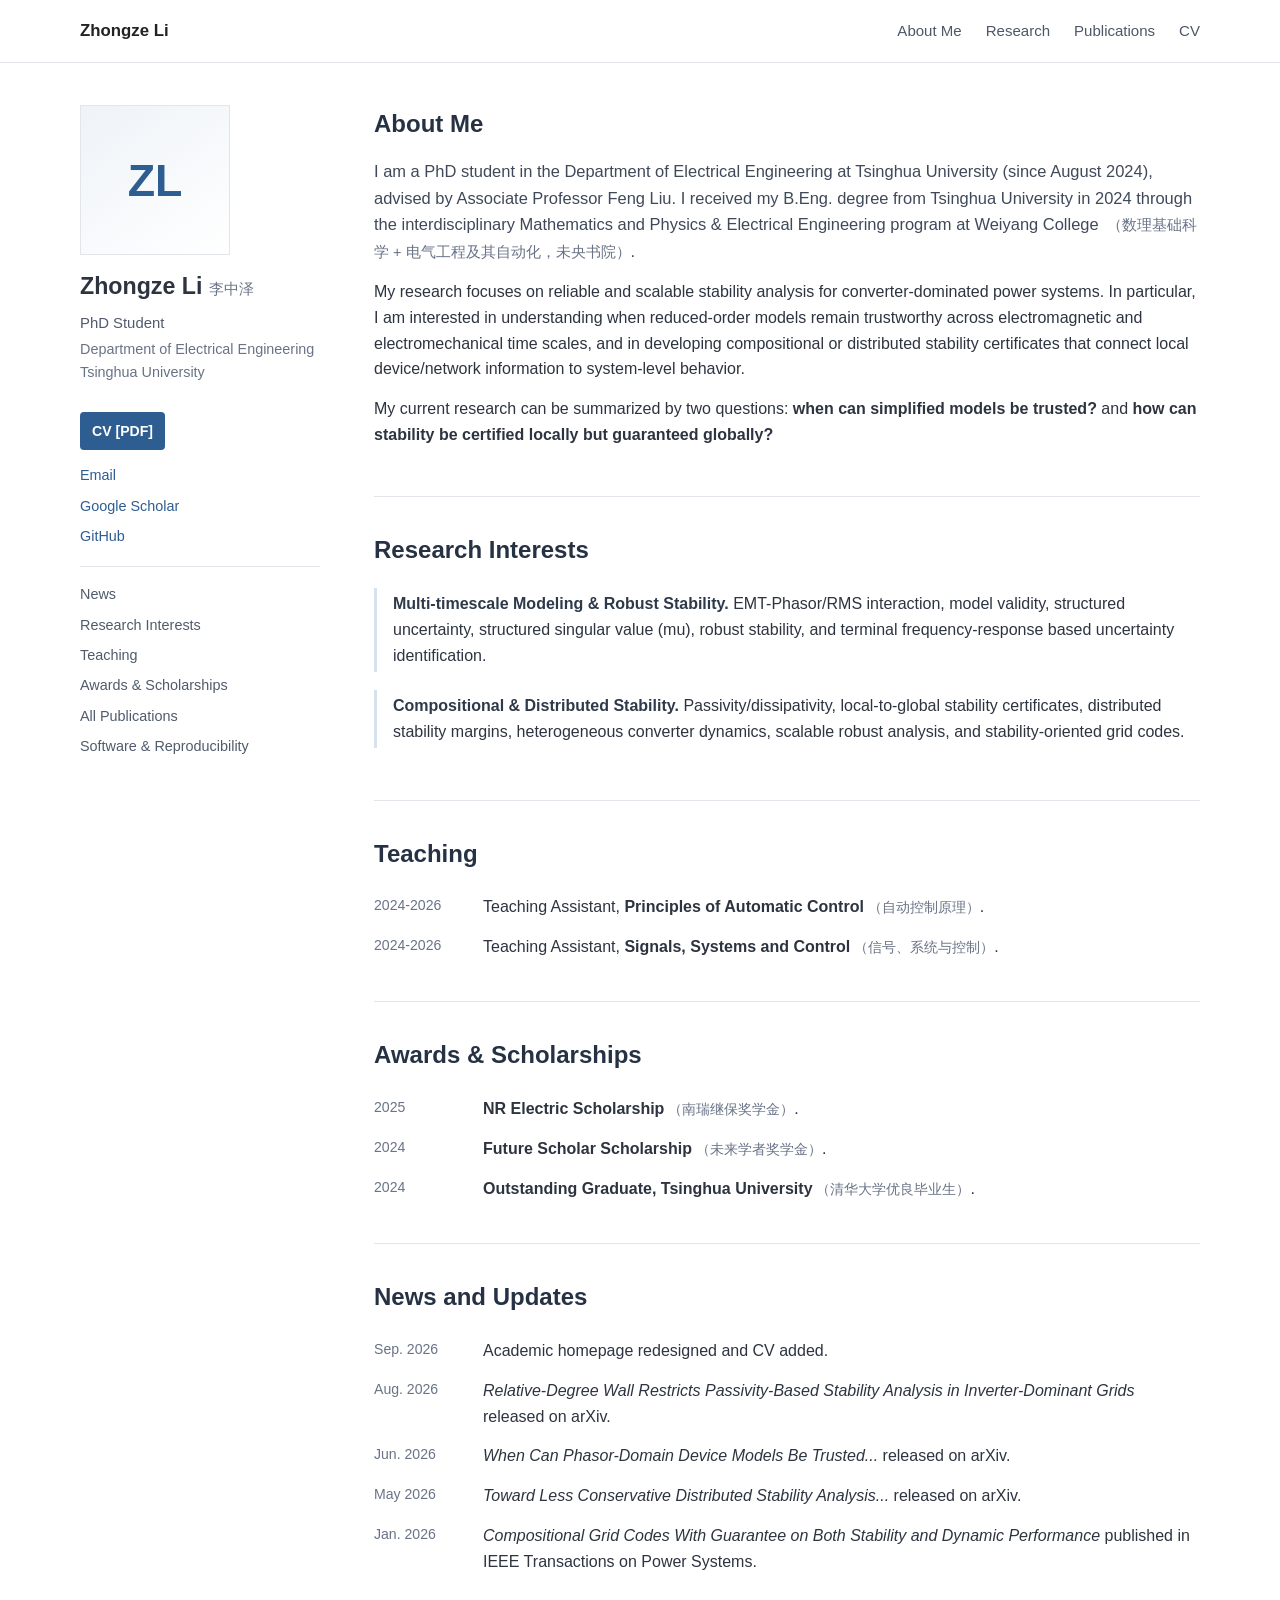
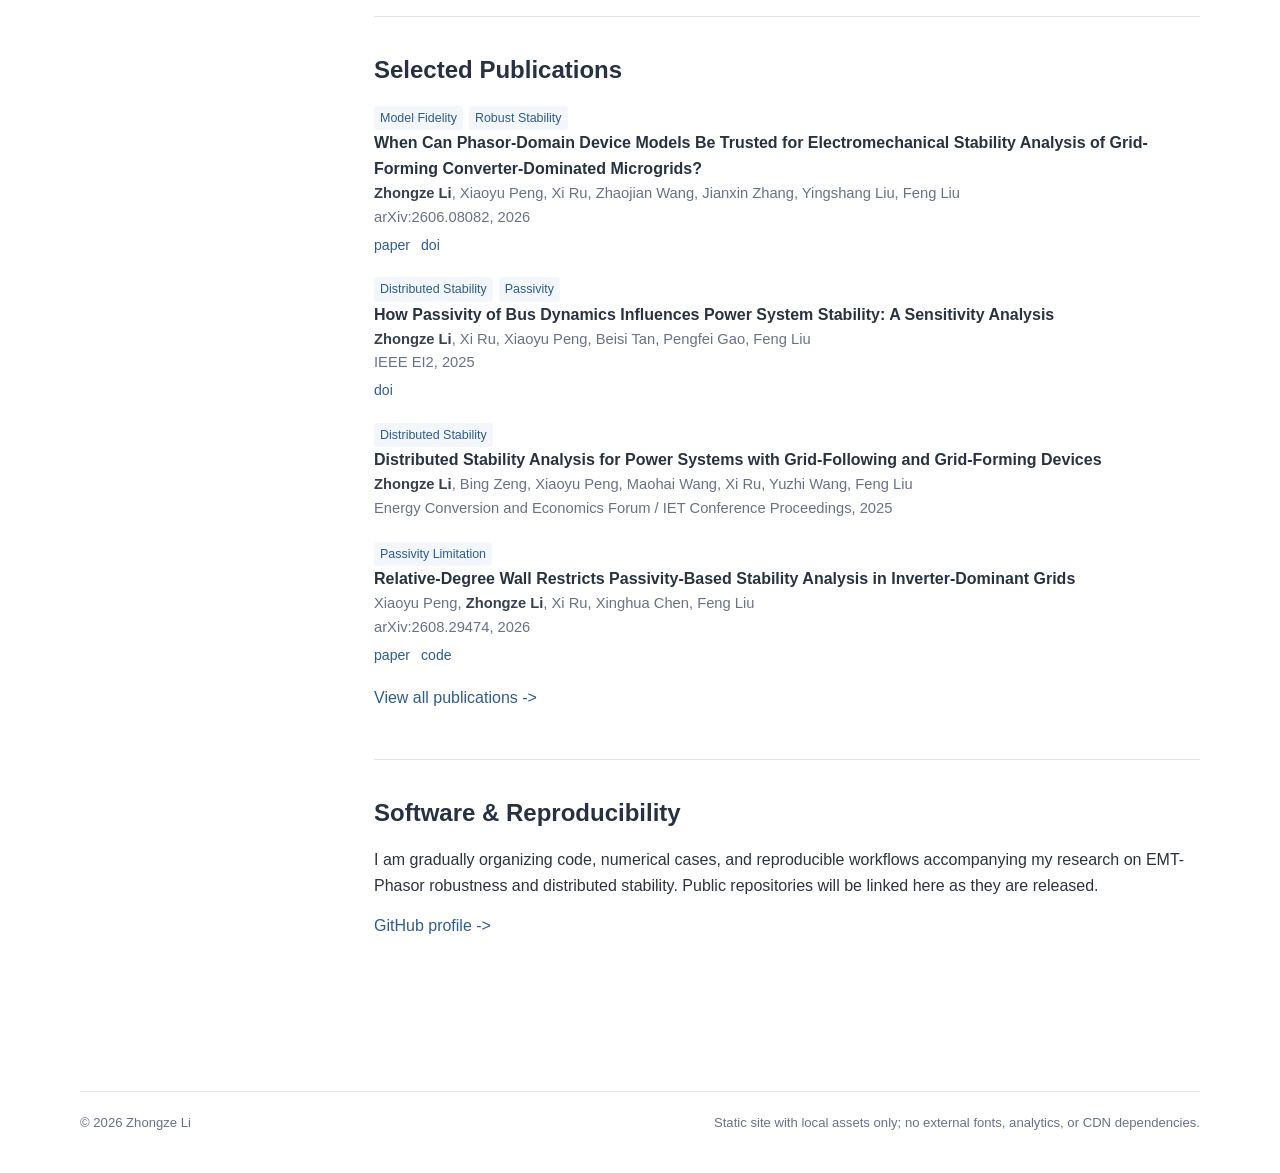
<file: index.html>
<!doctype html>
<html lang="en"><head><meta charset="utf-8"><meta name="viewport" content="width=device-width,initial-scale=1"><meta name="description" content="Zhongze Li - PhD student at Tsinghua University. Research on multi-timescale modeling, robust stability, and compositional/distributed stability of converter-dominated power systems."><meta name="author" content="Zhongze Li"><title>Zhongze Li | Academic Homepage</title><link rel="stylesheet" href="/assets/css/main.css"></head>
<body>
<header class="topbar"><nav class="nav"><a class="site-title" href="/">Zhongze Li</a><div class="nav-links"><a href="/">About Me</a><a href="/#research">Research</a><a href="/publications.html">Publications</a><a href="/files/CV_Zhongze_Li.pdf">CV</a></div></nav></header>
<main class="shell">
<aside class="sidebar">
  <div class="avatar" aria-label="Profile photo placeholder">ZL</div>
  <h1>Zhongze Li <span class="zh-name">李中泽</span></h1>
  <p class="role">PhD Student</p><p class="affil">Department of Electrical Engineering<br>Tsinghua University</p>
  <a class="cv-button" href="/files/CV_Zhongze_Li.pdf">CV [PDF]</a>
  <div class="meta-links"><a href="mailto:lizz24@mails.tsinghua.edu.cn">Email</a><a href="https://scholar.google.com/citations?user=HKIw3YUAAAAJ&hl=en">Google Scholar</a><a href="https://github.com/lizzz766">GitHub</a></div>
  <div class="mini-nav"><a href="/#news">News</a><a href="/#research">Research Interests</a><a href="/#teaching">Teaching</a><a href="/#awards">Awards & Scholarships</a><a href="/publications.html">All Publications</a><a href="/#software">Software & Reproducibility</a></div>
</aside>
<article class="content">
<section class="section"><h2>About Me</h2>
<p class="lead">I am a PhD student in the Department of Electrical Engineering at Tsinghua University (since August 2024), advised by Associate Professor Feng Liu. I received my B.Eng. degree from Tsinghua University in 2024 through the interdisciplinary Mathematics and Physics &amp; Electrical Engineering program at Weiyang College <span class="cn-note">（数理基础科学 + 电气工程及其自动化，未央书院）</span>.</p>
<p>My research focuses on reliable and scalable stability analysis for converter-dominated power systems. In particular, I am interested in understanding when reduced-order models remain trustworthy across electromagnetic and electromechanical time scales, and in developing compositional or distributed stability certificates that connect local device/network information to system-level behavior.</p>
<p>My current research can be summarized by two questions: <strong>when can simplified models be trusted?</strong> and <strong>how can stability be certified locally but guaranteed globally?</strong></p>
</section>
<section class="section" id="research"><h2>Research Interests</h2>
<div class="research-block"><strong>Multi-timescale Modeling & Robust Stability.</strong> EMT-Phasor/RMS interaction, model validity, structured uncertainty, structured singular value (mu), robust stability, and terminal frequency-response based uncertainty identification.</div>
<div class="research-block"><strong>Compositional & Distributed Stability.</strong> Passivity/dissipativity, local-to-global stability certificates, distributed stability margins, heterogeneous converter dynamics, scalable robust analysis, and stability-oriented grid codes.</div>
</section>

<section class="section" id="teaching"><h2>Teaching</h2>
<ul class="news-list">
<li><time>2024-2026</time><span>Teaching Assistant, <strong>Principles of Automatic Control</strong><span class="cn-note">（自动控制原理）</span>.</span></li>
<li><time>2024-2026</time><span>Teaching Assistant, <strong>Signals, Systems and Control</strong><span class="cn-note">（信号、系统与控制）</span>.</span></li>
</ul></section>
<section class="section" id="awards"><h2>Awards & Scholarships</h2>
<ul class="news-list">
<li><time>2025</time><span><strong>NR Electric Scholarship</strong><span class="cn-note">（南瑞继保奖学金）</span>.</span></li>
<li><time>2024</time><span><strong>Future Scholar Scholarship</strong><span class="cn-note">（未来学者奖学金）</span>.</span></li>
<li><time>2024</time><span><strong>Outstanding Graduate, Tsinghua University</strong><span class="cn-note">（清华大学优良毕业生）</span>.</span></li>
</ul></section>
<section class="section" id="news"><h2>News and Updates</h2><ul class="news-list">
<li><time>Sep. 2026</time><span>Academic homepage redesigned and CV added.</span></li>
<li><time>Aug. 2026</time><span><em>Relative-Degree Wall Restricts Passivity-Based Stability Analysis in Inverter-Dominant Grids</em> released on arXiv.</span></li>
<li><time>Jun. 2026</time><span><em>When Can Phasor-Domain Device Models Be Trusted...</em> released on arXiv.</span></li>
<li><time>May 2026</time><span><em>Toward Less Conservative Distributed Stability Analysis...</em> released on arXiv.</span></li>
<li><time>Jan. 2026</time><span><em>Compositional Grid Codes With Guarantee on Both Stability and Dynamic Performance</em> published in IEEE Transactions on Power Systems.</span></li>
</ul></section>
<section class="section"><h2>Selected Publications</h2><ul class="pub-list">
<li class="pub-item"><div><span class="topic">Model Fidelity</span><span class="topic">Robust Stability</span></div><div class="pub-title">When Can Phasor-Domain Device Models Be Trusted for Electromechanical Stability Analysis of Grid-Forming Converter-Dominated Microgrids?</div><div class="authors"><strong>Zhongze Li</strong>, Xiaoyu Peng, Xi Ru, Zhaojian Wang, Jianxin Zhang, Yingshang Liu, Feng Liu</div><div class="venue">arXiv:2606.08082, 2026</div><div class="pub-links"><a href="https://arxiv.org/abs/2606.08082">paper</a><a href="https://doi.org/10.48550/arXiv.2606.08082">doi</a></div></li>
<li class="pub-item"><div><span class="topic">Distributed Stability</span><span class="topic">Passivity</span></div><div class="pub-title">How Passivity of Bus Dynamics Influences Power System Stability: A Sensitivity Analysis</div><div class="authors"><strong>Zhongze Li</strong>, Xi Ru, Xiaoyu Peng, Beisi Tan, Pengfei Gao, Feng Liu</div><div class="venue">IEEE EI2, 2025</div><div class="pub-links"><a href="https://doi.org/10.1109/EI268505.2025.11425330">doi</a></div></li>
<li class="pub-item"><div><span class="topic">Distributed Stability</span></div><div class="pub-title">Distributed Stability Analysis for Power Systems with Grid-Following and Grid-Forming Devices</div><div class="authors"><strong>Zhongze Li</strong>, Bing Zeng, Xiaoyu Peng, Maohai Wang, Xi Ru, Yuzhi Wang, Feng Liu</div><div class="venue">Energy Conversion and Economics Forum / IET Conference Proceedings, 2025</div></li>
<li class="pub-item"><div><span class="topic">Passivity Limitation</span></div><div class="pub-title">Relative-Degree Wall Restricts Passivity-Based Stability Analysis in Inverter-Dominant Grids</div><div class="authors">Xiaoyu Peng, <strong>Zhongze Li</strong>, Xi Ru, Xinghua Chen, Feng Liu</div><div class="venue">arXiv:2608.29474, 2026</div><div class="pub-links"><a href="https://arxiv.org/abs/2608.29474">paper</a><a href="https://github.com/lingo01/Passivity_Limitation">code</a></div></li>
</ul><p><a href="/publications.html">View all publications -></a></p></section>
<section class="section" id="software"><h2>Software & Reproducibility</h2><p>I am gradually organizing code, numerical cases, and reproducible workflows accompanying my research on EMT-Phasor robustness and distributed stability. Public repositories will be linked here as they are released.</p><p><a href="https://github.com/lizzz766">GitHub profile -></a></p></section>
</article></main>
<footer class="footer"><span>© 2026 Zhongze Li</span><span>Static site with local assets only; no external fonts, analytics, or CDN dependencies.</span></footer>
</body></html>
</file>
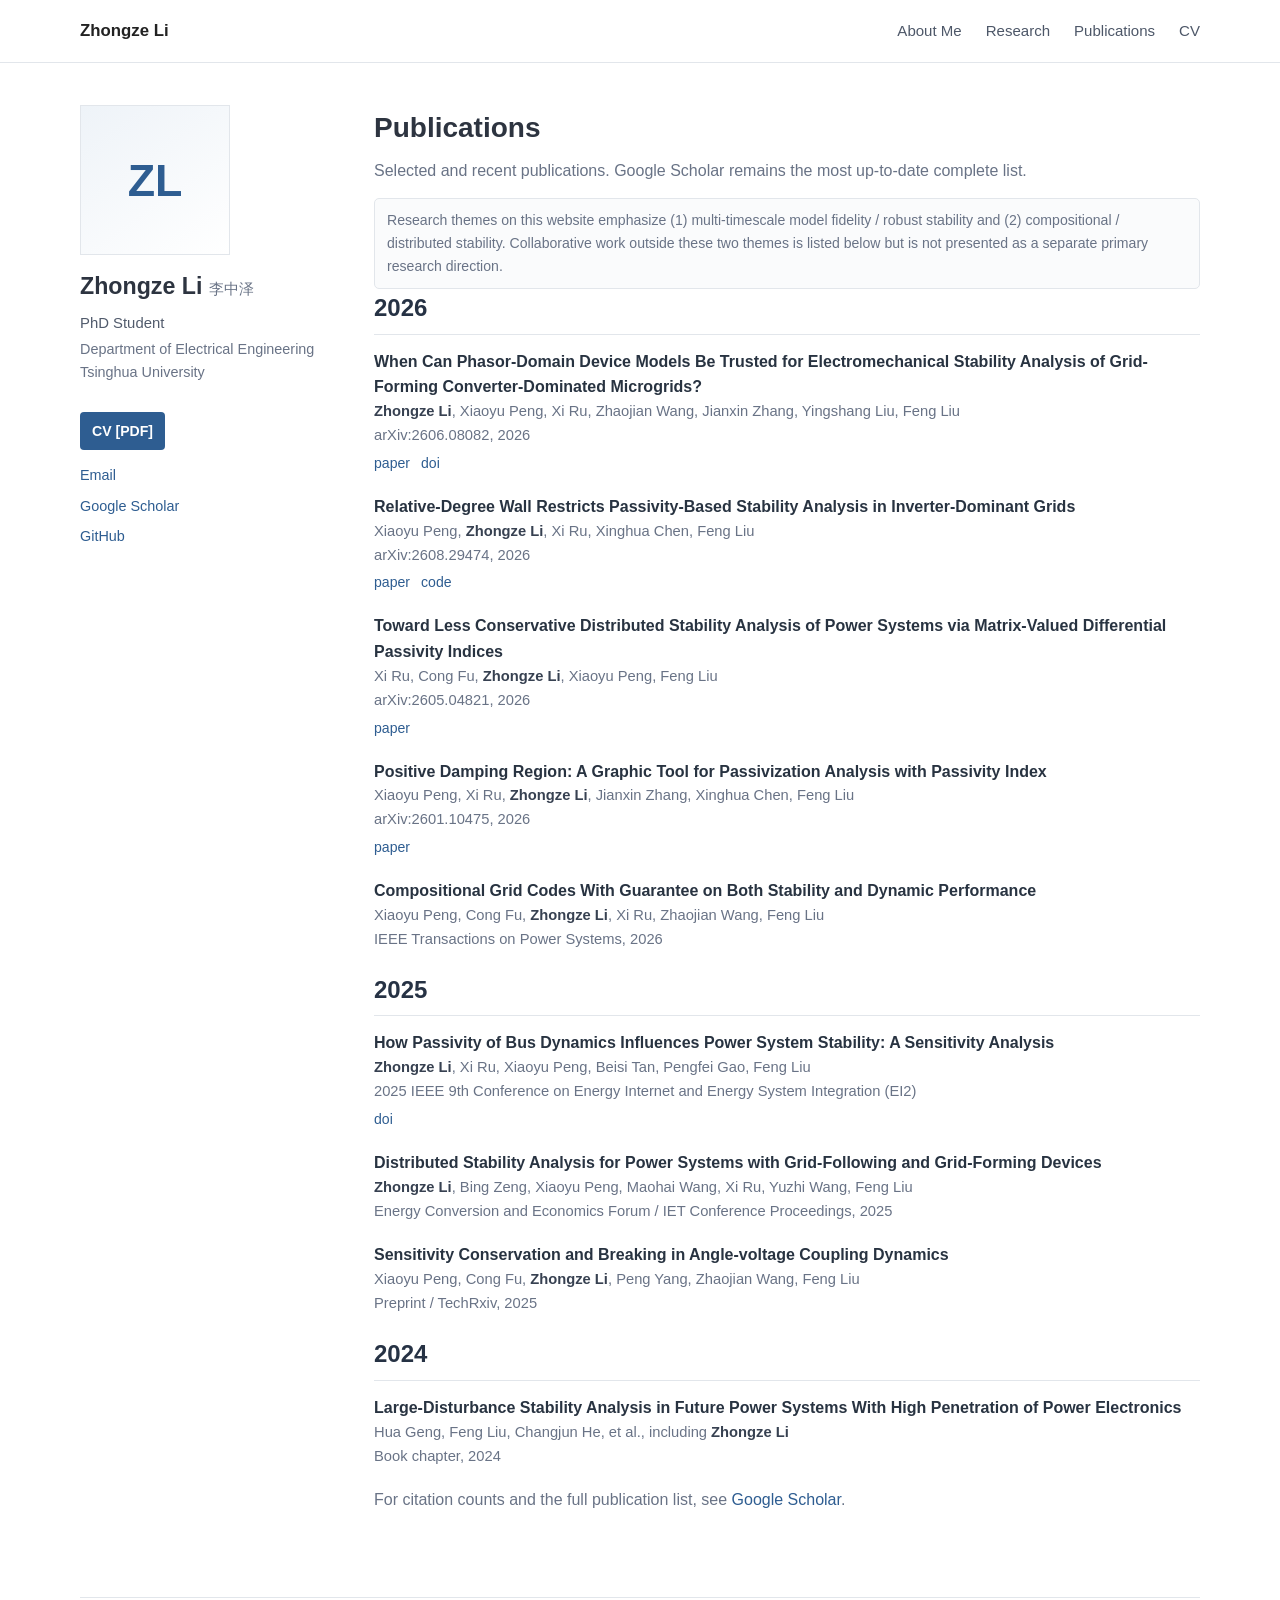
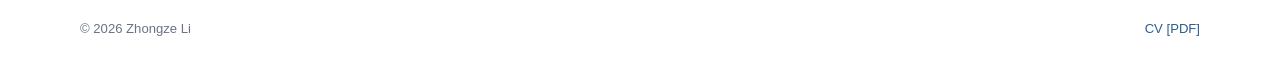
<file: publications.html>
<!doctype html><html lang="en"><head><meta charset="utf-8"><meta name="viewport" content="width=device-width,initial-scale=1"><meta name="description" content="Publications of Zhongze Li, Tsinghua University."><title>Publications | Zhongze Li</title><link rel="stylesheet" href="/assets/css/main.css"></head><body>
<header class="topbar"><nav class="nav"><a class="site-title" href="/">Zhongze Li</a><div class="nav-links"><a href="/">About Me</a><a href="/#research">Research</a><a href="/publications.html">Publications</a><a href="/files/CV_Zhongze_Li.pdf">CV</a></div></nav></header>
<main class="shell"><aside class="sidebar"><div class="avatar">ZL</div><h1>Zhongze Li <span class="zh-name">李中泽</span></h1><p class="role">PhD Student</p><p class="affil">Department of Electrical Engineering<br>Tsinghua University</p><a class="cv-button" href="/files/CV_Zhongze_Li.pdf">CV [PDF]</a><div class="meta-links"><a href="mailto:lizz24@mails.tsinghua.edu.cn">Email</a><a href="https://scholar.google.com/citations?user=HKIw3YUAAAAJ&hl=en">Google Scholar</a><a href="https://github.com/lizzz766">GitHub</a></div></aside>
<article class="content"><h1 class="page-title">Publications</h1><p class="page-intro">Selected and recent publications. Google Scholar remains the most up-to-date complete list.</p>
<div class="notice">Research themes on this website emphasize (1) multi-timescale model fidelity / robust stability and (2) compositional / distributed stability. Collaborative work outside these two themes is listed below but is not presented as a separate primary research direction.</div>
<h2 class="year">2026</h2><ul class="pub-list">
<li class="pub-item"><div class="pub-title">When Can Phasor-Domain Device Models Be Trusted for Electromechanical Stability Analysis of Grid-Forming Converter-Dominated Microgrids?</div><div class="authors"><strong>Zhongze Li</strong>, Xiaoyu Peng, Xi Ru, Zhaojian Wang, Jianxin Zhang, Yingshang Liu, Feng Liu</div><div class="venue">arXiv:2606.08082, 2026</div><div class="pub-links"><a href="https://arxiv.org/abs/2606.08082">paper</a><a href="https://doi.org/10.48550/arXiv.2606.08082">doi</a></div></li>
<li class="pub-item"><div class="pub-title">Relative-Degree Wall Restricts Passivity-Based Stability Analysis in Inverter-Dominant Grids</div><div class="authors">Xiaoyu Peng, <strong>Zhongze Li</strong>, Xi Ru, Xinghua Chen, Feng Liu</div><div class="venue">arXiv:2608.29474, 2026</div><div class="pub-links"><a href="https://arxiv.org/abs/2608.29474">paper</a><a href="https://github.com/lingo01/Passivity_Limitation">code</a></div></li>
<li class="pub-item"><div class="pub-title">Toward Less Conservative Distributed Stability Analysis of Power Systems via Matrix-Valued Differential Passivity Indices</div><div class="authors">Xi Ru, Cong Fu, <strong>Zhongze Li</strong>, Xiaoyu Peng, Feng Liu</div><div class="venue">arXiv:2605.04821, 2026</div><div class="pub-links"><a href="https://arxiv.org/abs/2605.04821">paper</a></div></li>
<li class="pub-item"><div class="pub-title">Positive Damping Region: A Graphic Tool for Passivization Analysis with Passivity Index</div><div class="authors">Xiaoyu Peng, Xi Ru, <strong>Zhongze Li</strong>, Jianxin Zhang, Xinghua Chen, Feng Liu</div><div class="venue">arXiv:2601.10475, 2026</div><div class="pub-links"><a href="https://arxiv.org/abs/2601.10475">paper</a></div></li>
<li class="pub-item"><div class="pub-title">Compositional Grid Codes With Guarantee on Both Stability and Dynamic Performance</div><div class="authors">Xiaoyu Peng, Cong Fu, <strong>Zhongze Li</strong>, Xi Ru, Zhaojian Wang, Feng Liu</div><div class="venue">IEEE Transactions on Power Systems, 2026</div></li>
</ul>
<h2 class="year">2025</h2><ul class="pub-list">
<li class="pub-item"><div class="pub-title">How Passivity of Bus Dynamics Influences Power System Stability: A Sensitivity Analysis</div><div class="authors"><strong>Zhongze Li</strong>, Xi Ru, Xiaoyu Peng, Beisi Tan, Pengfei Gao, Feng Liu</div><div class="venue">2025 IEEE 9th Conference on Energy Internet and Energy System Integration (EI2)</div><div class="pub-links"><a href="https://doi.org/10.1109/EI268505.2025.11425330">doi</a></div></li>
<li class="pub-item"><div class="pub-title">Distributed Stability Analysis for Power Systems with Grid-Following and Grid-Forming Devices</div><div class="authors"><strong>Zhongze Li</strong>, Bing Zeng, Xiaoyu Peng, Maohai Wang, Xi Ru, Yuzhi Wang, Feng Liu</div><div class="venue">Energy Conversion and Economics Forum / IET Conference Proceedings, 2025</div></li>
<li class="pub-item"><div class="pub-title">Sensitivity Conservation and Breaking in Angle-voltage Coupling Dynamics</div><div class="authors">Xiaoyu Peng, Cong Fu, <strong>Zhongze Li</strong>, Peng Yang, Zhaojian Wang, Feng Liu</div><div class="venue">Preprint / TechRxiv, 2025</div></li>
</ul>
<h2 class="year">2024</h2><ul class="pub-list"><li class="pub-item"><div class="pub-title">Large-Disturbance Stability Analysis in Future Power Systems With High Penetration of Power Electronics</div><div class="authors">Hua Geng, Feng Liu, Changjun He, et al., including <strong>Zhongze Li</strong></div><div class="venue">Book chapter, 2024</div></li></ul>
<p class="page-intro">For citation counts and the full publication list, see <a href="https://scholar.google.com/citations?user=HKIw3YUAAAAJ&hl=en">Google Scholar</a>.</p>
</article></main><footer class="footer"><span>© 2026 Zhongze Li</span><span><a href="/files/CV_Zhongze_Li.pdf">CV [PDF]</a></span></footer></body></html>
</file>
<file: assets/css/main.css>
:root{
  --bg:#ffffff;--ink:#2d3440;--muted:#697386;--line:#e2e6eb;
  --accent:#2e5d91;--accent-soft:#f3f7fb;--side:#f8fafc;--max:1120px;
}
*{box-sizing:border-box}html{scroll-behavior:smooth}body{margin:0;background:var(--bg);color:var(--ink);font-family:-apple-system,BlinkMacSystemFont,"Segoe UI","Helvetica Neue",Arial,"PingFang SC","Microsoft YaHei",sans-serif;line-height:1.62;font-size:16px}a{color:var(--accent);text-decoration:none}a:hover{text-decoration:underline}.topbar{border-bottom:1px solid var(--line);background:#fff;position:sticky;top:0;z-index:20}.nav{width:min(calc(100% - 34px),var(--max));margin:auto;min-height:62px;display:flex;align-items:center;justify-content:space-between;gap:22px}.site-title{font-weight:700;font-size:1.05rem;color:#222}.nav-links{display:flex;gap:24px;align-items:center;flex-wrap:wrap;font-size:.94rem}.nav-links a{color:#4d5768}.shell{width:min(calc(100% - 34px),var(--max));margin:42px auto 70px;display:grid;grid-template-columns:240px minmax(0,1fr);gap:54px}.sidebar{align-self:start;position:sticky;top:94px}.avatar{width:150px;height:150px;border:1px solid var(--line);background:linear-gradient(145deg,#eef3f8,#fff);display:grid;place-items:center;font-size:2.8rem;font-weight:700;color:var(--accent);margin-bottom:18px}.sidebar h1{font-size:1.45rem;line-height:1.2;margin:0 0 7px}.zh-name{font-weight:500;color:var(--muted);font-size:.92rem}.role{font-size:.93rem;color:#515b6c;margin:10px 0 3px}.affil{font-size:.9rem;color:var(--muted);margin:0 0 15px}.meta-links{display:grid;gap:7px;font-size:.9rem;margin-top:14px}.meta-links a{display:inline-flex;gap:7px;align-items:center}.badge{display:inline-block;border:1px solid var(--line);border-radius:4px;padding:5px 8px;margin:7px 5px 0 0;font-size:.78rem;color:#506078;background:#fff}.content{min-width:0}.content h2{font-size:1.5rem;margin:0 0 14px;color:#263244}.content h3{font-size:1.05rem;margin:22px 0 8px;color:#2e3949}.content p{margin:0 0 14px}.lead{font-size:1.03rem;color:#3f4959}.section{padding:0 0 34px;margin:0 0 34px;border-bottom:1px solid var(--line)}.section:last-child{border-bottom:0}.interests{margin:10px 0 0;padding-left:20px}.interests li{margin:7px 0}.research-block{border-left:3px solid #d7e2ee;padding:3px 0 3px 16px;margin:18px 0}.research-block strong{color:#2e3949}.news-list{list-style:none;padding:0;margin:0}.news-list li{display:grid;grid-template-columns:95px 1fr;gap:14px;padding:7px 0}.news-list time{color:var(--muted);font-size:.88rem}.pub-list{list-style:none;padding:0;margin:0}.pub-item{margin:0 0 19px}.pub-title{font-weight:650;color:#283341}.authors,.venue{font-size:.92rem;color:var(--muted)}.authors strong{color:#374151}.pub-links{font-size:.88rem;margin-top:4px}.pub-links a{margin-right:11px}.topic{font-size:.78rem;display:inline-block;background:var(--accent-soft);color:var(--accent);padding:2px 6px;border-radius:3px;margin-right:6px}.page-title{font-size:1.75rem;margin:0 0 8px}.page-intro{color:var(--muted);margin-bottom:28px}.year{font-size:1.25rem;color:#263244;border-bottom:1px solid var(--line);padding-bottom:6px;margin-top:30px}.footer{width:min(calc(100% - 34px),var(--max));margin:0 auto 40px;border-top:1px solid var(--line);padding-top:20px;color:var(--muted);font-size:.82rem;display:flex;justify-content:space-between;gap:20px;flex-wrap:wrap}.notice{font-size:.88rem;color:var(--muted);background:#fafbfc;border:1px solid var(--line);padding:10px 12px;border-radius:5px}.mini-nav{margin-top:18px;padding-top:16px;border-top:1px solid var(--line);display:grid;gap:7px;font-size:.9rem}.mini-nav a{color:#505b6b}.cv-button{display:inline-block;margin-top:12px;background:var(--accent);color:#fff;padding:8px 12px;border-radius:4px;font-size:.88rem;font-weight:600}.cv-button:hover{text-decoration:none;filter:brightness(.96)}.cn-note{font-family:"PingFang SC","Microsoft YaHei","Noto Sans CJK SC",sans-serif;color:var(--muted);font-size:.88em;font-weight:400;margin-left:.28em}@media(max-width:760px){.topbar{position:static}.nav{align-items:flex-start;flex-direction:column;padding:13px 0}.nav-links{gap:14px}.shell{grid-template-columns:1fr;gap:28px;margin-top:28px}.sidebar{position:static;display:grid;grid-template-columns:112px 1fr;column-gap:18px;align-items:start}.avatar{width:112px;height:112px;margin:0;grid-row:1/5}.meta-links,.mini-nav{grid-column:1/-1}.sidebar .cv-button{width:max-content}.content{padding-top:6px}.news-list li{grid-template-columns:78px 1fr}}@media(max-width:480px){body{font-size:15px}.sidebar{grid-template-columns:86px 1fr}.avatar{width:86px;height:86px;font-size:2rem}.nav-links{font-size:.88rem}.shell{width:min(calc(100% - 26px),var(--max))}}
</file>
